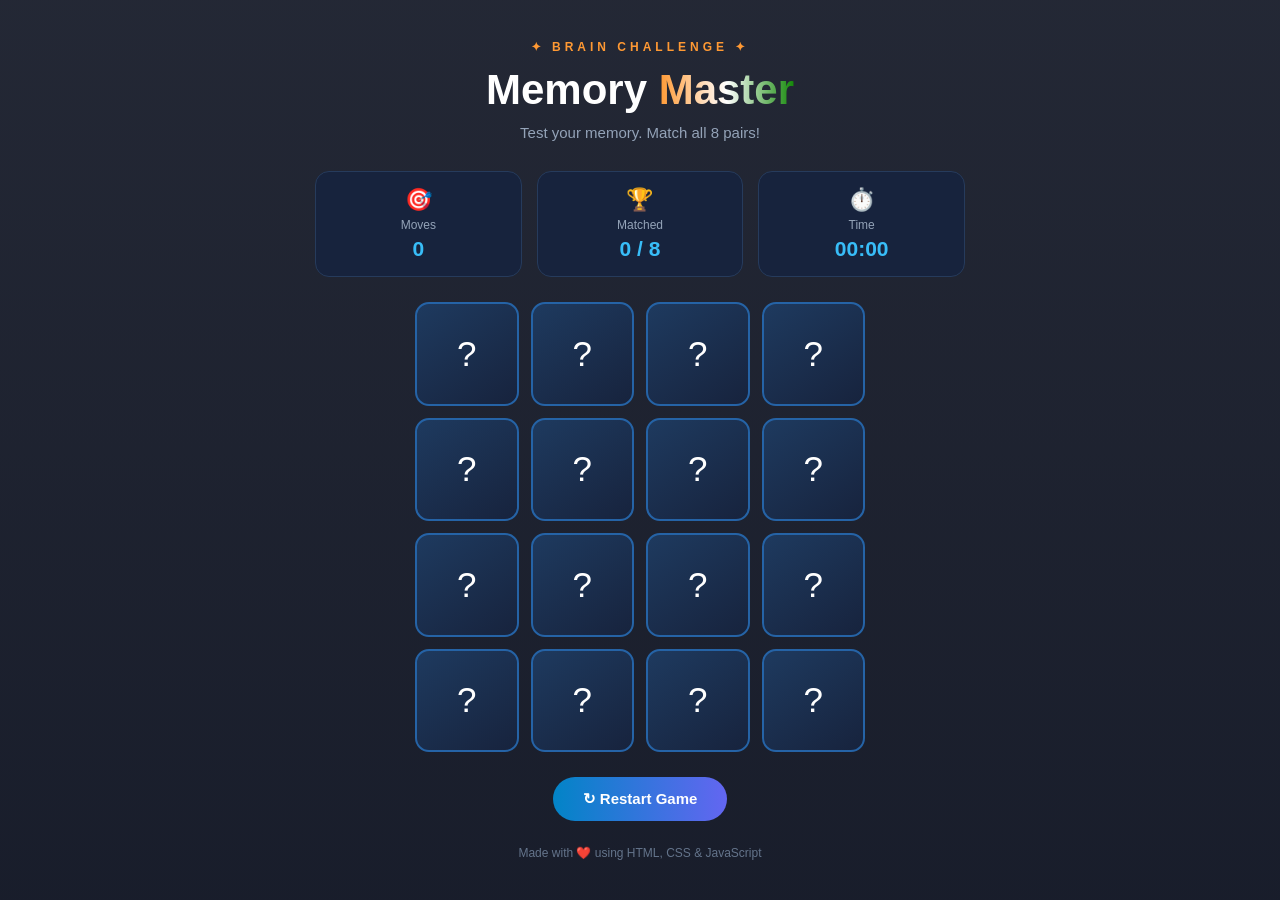
<file: index.html>
<!DOCTYPE html>
<html lang="en">
<head>
  <meta charset="UTF-8">
  <meta name="viewport" content="width=device-width, initial-scale=1.0">
  <title>Neon Memory Game</title>
  <link rel="stylesheet" href="index.css">
</head>
<body>

  <main class="game-container">

    <header class="game-header">
      <p class="game-label">✦ BRAIN CHALLENGE ✦</p>
      <h1>Memory <span>Master</span></h1>
      <p class="subtitle">Test your memory. Match all 8 pairs!</p>
    </header>

    <section class="game-info">
      <div class="info-card">
        <span>🎯</span>
        <p>Moves</p>
        <h2 id="moves">0</h2>
      </div>

      <div class="info-card">
        <span>🏆</span>
        <p>Matched</p>
        <h2 id="matched">0 / 8</h2>
      </div>

      <div class="info-card">
        <span>⏱️</span>
        <p>Time</p>
        <h2 id="timer">00:00</h2>
      </div>
    </section>

    <div class="game-board" id="game-board"></div>
<div id="win-message" class="win-message">
  <h2>🎉 Congratulations!</h2>
  <p>You matched all 8 pairs!</p>
  <p id="final-stats"></p>
  <button onclick="createGame()" class="restart-btn">
    Play Again ↻
  </button>
</div>
    <button id="restart-btn" class="restart-btn">
      ↻ Restart Game
    </button>

    <p class="footer-text">Made with ❤️ using HTML, CSS & JavaScript</p>

  </main>

  <script src="index.js"></script>
</body>
</html>
</file>
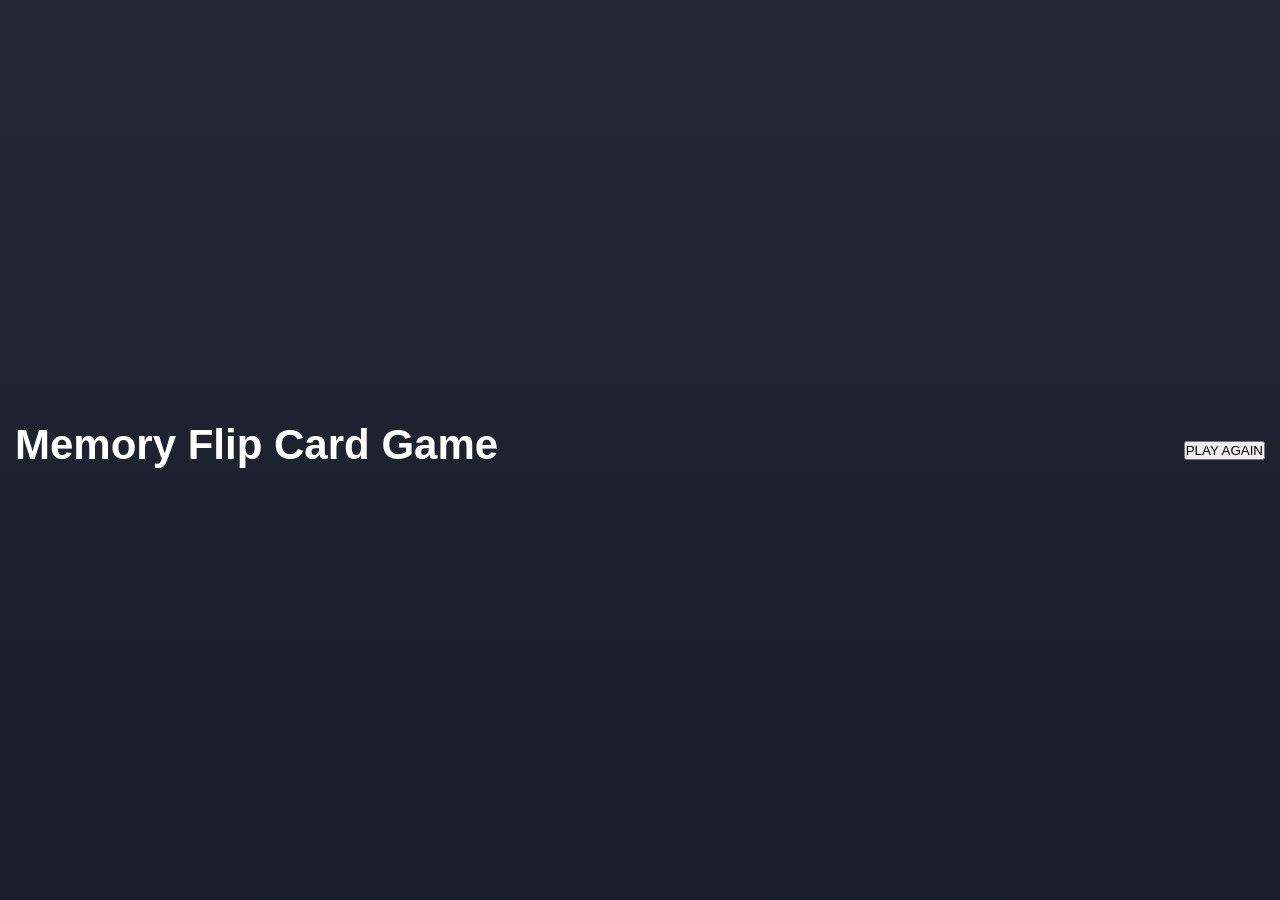
<file: india.html>
<!DOCTYPE html>
<html lang="en">
<head>
  <meta charset="UTF-8" />
  <meta name="viewport" content="width=device-width, initial-scale=1.0" />
  <title>Memory Card  flip Game</title>
  <link rel="stylesheet" href="index.css" />
</head>
<body>
  <h1>Memory Flip Card Game</h1>
  <div class="game-board" id="game-board"></div>
<a href="index.html"><button>PLAY AGAIN</button></a>
  <script src="index.js"></script>
</body>
</html>
</file>
<file: index.css>
* {
  margin: 0;
  padding: 0;
  box-sizing: border-box;
}

body {
  font-family: 'Segoe UI', Arial, sans-serif;
  background:
    linear-gradient(
      rgba(5, 10, 25, 0.88),
      rgba(5, 10, 25, 0.92)
    ),
    url("https://images.unsplash.com/photo-1524492412937-b28074a5d7da");
  background-size: cover;
  background-position: center;
  background-attachment: fixed;
  background-repeat: no-repeat;
  color: white;
  min-height: 100vh;
  display: flex;
  justify-content: center;
  align-items: center;
  padding: 30px 15px;
}


.game-container {
  width: 100%;
  max-width: 650px;
  text-align: center;
}

.game-header {
  margin-bottom: 30px;
}

.game-label {
  color: #ff9933;
  font-size: 12px;
  letter-spacing: 4px;
  font-weight: bold;
  margin-bottom: 12px;
}

h1 {
  font-size: 42px;
  font-weight: 800;
  margin-bottom: 10px;
}

h1 span {
  background: linear-gradient(
    90deg,
    #ff9933,
    #ffffff,
    #138808
  );

  -webkit-background-clip: text;
  -webkit-text-fill-color: transparent;
}
.subtitle {
  color: #94a3b8;
  font-size: 15px;
}

.game-info {
  display: grid;
  grid-template-columns: repeat(3, 1fr);
  gap: 15px;
  margin-bottom: 25px;
}

.info-card {
  background: #17233d;
  border: 1px solid #263b5c;
  border-radius: 14px;
  padding: 15px 8px;
}

.info-card span {
  font-size: 22px;
}

.info-card p {
  color: #94a3b8;
  font-size: 12px;
  margin: 5px 0;
}

.info-card h2 {
  color: #38bdf8;
  font-size: 21px;
}

.game-board {
  display: grid;
  grid-template-columns: repeat(4, minmax(0, 1fr));
  gap: 12px;
  max-width: 450px;
  margin: 0 auto 25px;
}

.card {
  aspect-ratio: 1 / 1;
  width: 100%;
  background: linear-gradient(145deg, #1e3a5f, #17233d);
  border: 2px solid #2563a6;
  color: white;
  font-size: 35px;
  display: flex;
  align-items: center;
  justify-content: center;
  cursor: pointer;
  user-select: none;
  border-radius: 14px;
  transition: transform 0.3s, background 0.3s, box-shadow 0.3s;
}

.card:hover {
  transform: translateY(-4px);
  box-shadow: 0 0 18px rgba(56, 189, 248, 0.3);
}

.card.flipped {
  background: linear-gradient(145deg, #38bdf8, #6366f1);
  color: white;
  transform: rotateY(180deg);
  box-shadow: 0 0 18px rgba(56, 189, 248, 0.5);
}

.restart-btn {
  background: linear-gradient(90deg, #0284c7, #6366f1);
  color: white;
  border: none;
  padding: 13px 30px;
  border-radius: 30px;
  font-size: 15px;
  font-weight: bold;
  cursor: pointer;
  transition: 0.3s;
}

.restart-btn:hover {
  transform: scale(1.05);
  box-shadow: 0 0 20px rgba(56, 189, 248, 0.4);
}

.footer-text {
  color: #64748b;
  font-size: 12px;
  margin-top: 25px;
}

/* Tablet screens */
@media (max-width: 768px) {
  body {
    padding: 25px 15px;
    align-items: flex-start;
  }

  .game-container {
    max-width: 500px;
  }

  .game-board {
    gap: 10px;
    max-width: 420px;
  }
}

/* Mobile screens */
@media (max-width: 480px) {
  body {
    padding: 20px 12px;
  }

  h1 {
    font-size: 30px;
  }

  .subtitle {
    font-size: 13px;
  }

  .game-info {
    gap: 8px;
    margin-bottom: 20px;
  }

  .info-card {
    padding: 10px 5px;
    border-radius: 10px;
  }

  .info-card span {
    font-size: 19px;
  }

  .info-card p {
    font-size: 11px;
  }

  .info-card h2 {
    font-size: 17px;
  }

  .game-board {
    width: 100%;
    max-width: 380px;
    grid-template-columns: repeat(4, minmax(0, 1fr));
    gap: 8px;
  }

  .card {
    width: 100%;
    aspect-ratio: 1 / 1;
    font-size: 25px;
    border-radius: 9px;
    min-width: 0;
  }

  .card img {
    width: 100%;
    height: 100%;
    object-fit: cover;
  }

  .restart-btn {
    padding: 12px 25px;
    font-size: 14px;
  }

  .win-message {
    padding: 22px 12px;
  }

  .win-message h2 {
    font-size: 23px;
  }
}

/* Very small mobile screens */
@media (max-width: 350px) {
  h1 {
    font-size: 26px;
  }

  .game-board {
    gap: 6px;
  }

  .card {
    font-size: 20px;
  }
}
.win-message {
  display: none;
  background: linear-gradient(145deg, #17233d, #1e3a5f);
  border: 2px solid #38bdf8;
  border-radius: 20px;
  padding: 30px 20px;
  margin: 25px auto;
  max-width: 450px;
  box-shadow: 0 0 30px rgba(56, 189, 248, 0.3);
  animation: winAnimation 0.6s ease;
}

.win-message h2 {
  color: #38bdf8;
  font-size: 28px;
  margin-bottom: 12px;
}

.win-message p {
  color: #cbd5e1;
  margin-bottom: 15px;
}

@keyframes winAnimation {
  from {
    opacity: 0;
    transform: scale(0.8);
  }
  to {
    opacity: 1;
    transform: scale(1);
  }
}
.card {
  overflow: hidden;
}

.card img {
  width: 100%;
  height: 100%;
  object-fit: cover;
  border-radius: 10px;
  animation: reveal 0.3s ease;
}

@keyframes reveal {
  from {
    opacity: 0;
    transform: scale(0.8);
  }
  to {
    opacity: 1;
    transform: scale(1);
  }
}
</file>
